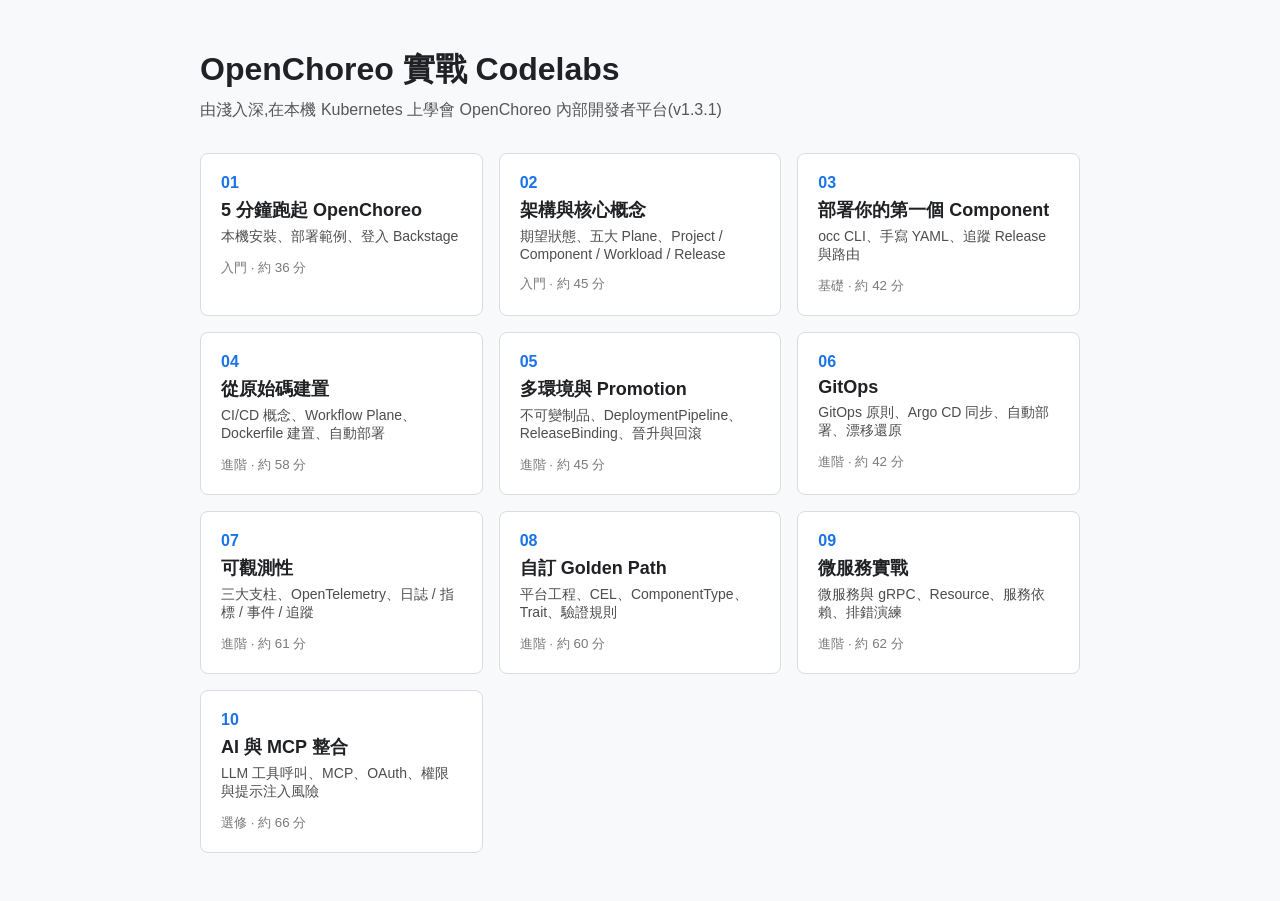
<file: generated/index.html>
<!doctype html><html lang="zh-Hant"><head><meta charset="utf-8"><meta name="viewport" content="width=device-width,initial-scale=1"><title>OpenChoreo 實戰 Codelabs</title>
<style>:root{--bg:#f8f9fa;--fg:#202124;--card:#fff;--bd:#dadce0;--ac:#1a73e8}@media(prefers-color-scheme:dark){:root{--bg:#202124;--fg:#e8eaed;--card:#2d2e31;--bd:#3c4043;--ac:#8ab4f8}}
body{margin:0;background:var(--bg);color:var(--fg);font-family:-apple-system,"Segoe UI",Roboto,"Noto Sans TC",sans-serif}main{max-width:880px;margin:0 auto;padding:48px 16px}
h1{margin:0 0 8px}.sub{opacity:.75;margin-bottom:32px}.grid{display:grid;grid-template-columns:repeat(auto-fill,minmax(250px,1fr));gap:16px}
.card{display:block;background:var(--card);border:1px solid var(--bd);border-radius:8px;padding:20px;text-decoration:none;color:inherit}.card:hover{border-color:var(--ac)}
.n{color:var(--ac);font-weight:700}.card h2{font-size:18px;margin:6px 0}.card p{margin:0 0 12px;opacity:.8;font-size:14px}small{opacity:.6}</style></head>
<body><main><h1>OpenChoreo 實戰 Codelabs</h1><div class="sub">由淺入深,在本機 Kubernetes 上學會 OpenChoreo 內部開發者平台(v1.3.1)</div><div class="grid"><a class="card" href="openchoreo-01-quickstart/index.html"><span class="n">01</span><h2>5 分鐘跑起 OpenChoreo</h2><p>本機安裝、部署範例、登入 Backstage</p><small>入門 · 約 36 分</small></a><a class="card" href="openchoreo-02-architecture-concepts/index.html"><span class="n">02</span><h2>架構與核心概念</h2><p>期望狀態、五大 Plane、Project / Component / Workload / Release</p><small>入門 · 約 45 分</small></a><a class="card" href="openchoreo-03-first-component/index.html"><span class="n">03</span><h2>部署你的第一個 Component</h2><p>occ CLI、手寫 YAML、追蹤 Release 與路由</p><small>基礎 · 約 42 分</small></a><a class="card" href="openchoreo-04-build-from-source/index.html"><span class="n">04</span><h2>從原始碼建置</h2><p>CI/CD 概念、Workflow Plane、Dockerfile 建置、自動部署</p><small>進階 · 約 58 分</small></a><a class="card" href="openchoreo-05-environments-promotion/index.html"><span class="n">05</span><h2>多環境與 Promotion</h2><p>不可變制品、DeploymentPipeline、ReleaseBinding、晉升與回滾</p><small>進階 · 約 45 分</small></a><a class="card" href="openchoreo-06-gitops/index.html"><span class="n">06</span><h2>GitOps</h2><p>GitOps 原則、Argo CD 同步、自動部署、漂移還原</p><small>進階 · 約 42 分</small></a><a class="card" href="openchoreo-07-observability/index.html"><span class="n">07</span><h2>可觀測性</h2><p>三大支柱、OpenTelemetry、日誌 / 指標 / 事件 / 追蹤</p><small>進階 · 約 61 分</small></a><a class="card" href="openchoreo-08-golden-path/index.html"><span class="n">08</span><h2>自訂 Golden Path</h2><p>平台工程、CEL、ComponentType、Trait、驗證規則</p><small>進階 · 約 60 分</small></a><a class="card" href="openchoreo-09-microservices/index.html"><span class="n">09</span><h2>微服務實戰</h2><p>微服務與 gRPC、Resource、服務依賴、排錯演練</p><small>進階 · 約 62 分</small></a><a class="card" href="openchoreo-10-ai-mcp/index.html"><span class="n">10</span><h2>AI 與 MCP 整合</h2><p>LLM 工具呼叫、MCP、OAuth、權限與提示注入風險</p><small>選修 · 約 66 分</small></a></div></main></body></html>
</file>
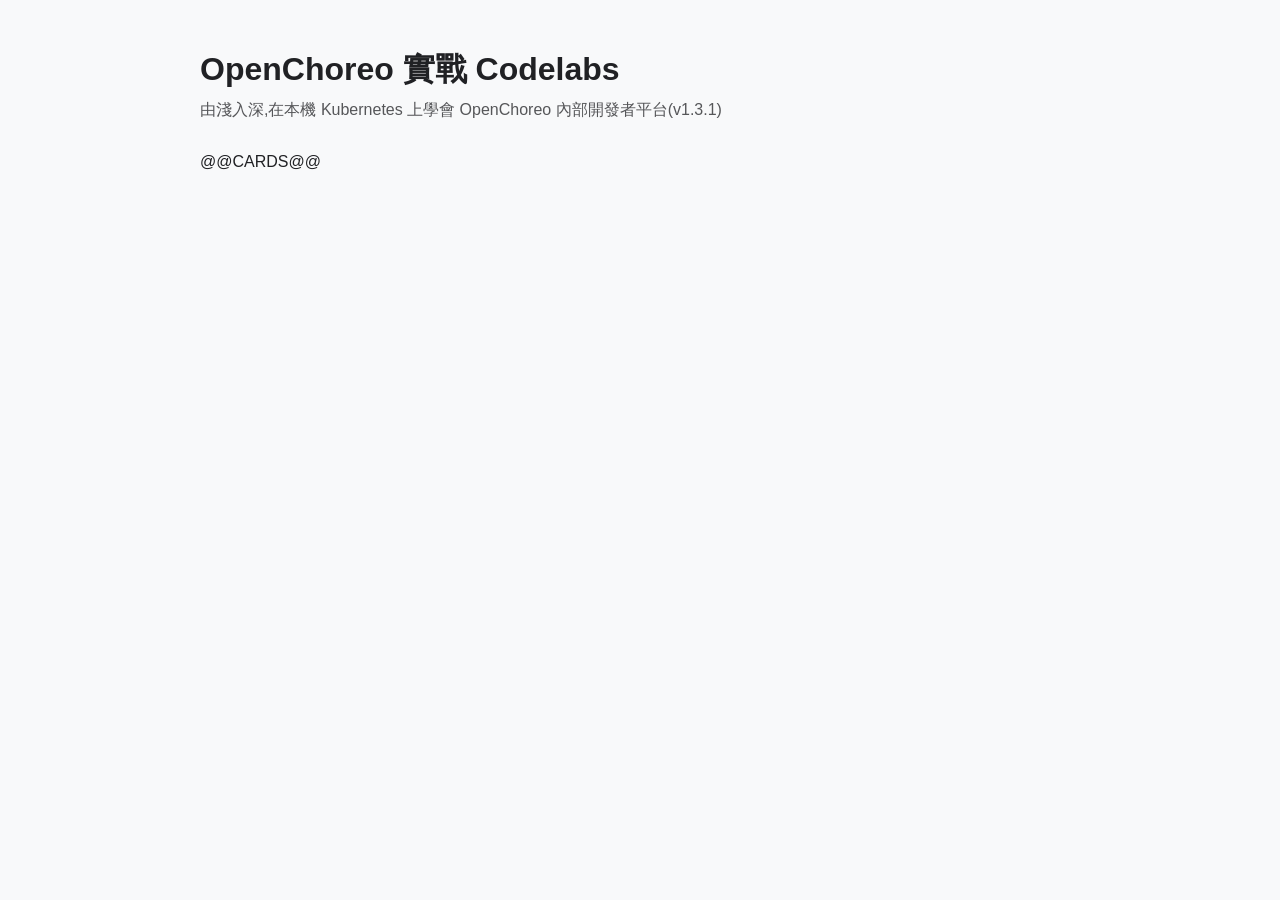
<file: index.template.html>
<!doctype html><html lang="zh-Hant"><head><meta charset="utf-8"><meta name="viewport" content="width=device-width,initial-scale=1"><title>OpenChoreo 實戰 Codelabs</title>
<style>:root{--bg:#f8f9fa;--fg:#202124;--card:#fff;--bd:#dadce0;--ac:#1a73e8}@media(prefers-color-scheme:dark){:root{--bg:#202124;--fg:#e8eaed;--card:#2d2e31;--bd:#3c4043;--ac:#8ab4f8}}
body{margin:0;background:var(--bg);color:var(--fg);font-family:-apple-system,"Segoe UI",Roboto,"Noto Sans TC",sans-serif}main{max-width:880px;margin:0 auto;padding:48px 16px}
h1{margin:0 0 8px}.sub{opacity:.75;margin-bottom:32px}.grid{display:grid;grid-template-columns:repeat(auto-fill,minmax(250px,1fr));gap:16px}
.card{display:block;background:var(--card);border:1px solid var(--bd);border-radius:8px;padding:20px;text-decoration:none;color:inherit}.card:hover{border-color:var(--ac)}
.n{color:var(--ac);font-weight:700}.card h2{font-size:18px;margin:6px 0}.card p{margin:0 0 12px;opacity:.8;font-size:14px}small{opacity:.6}</style></head>
<body><main><h1>OpenChoreo 實戰 Codelabs</h1><div class="sub">由淺入深,在本機 Kubernetes 上學會 OpenChoreo 內部開發者平台(v1.3.1)</div><div class="grid">@@CARDS@@</div></main></body></html>
</file>
